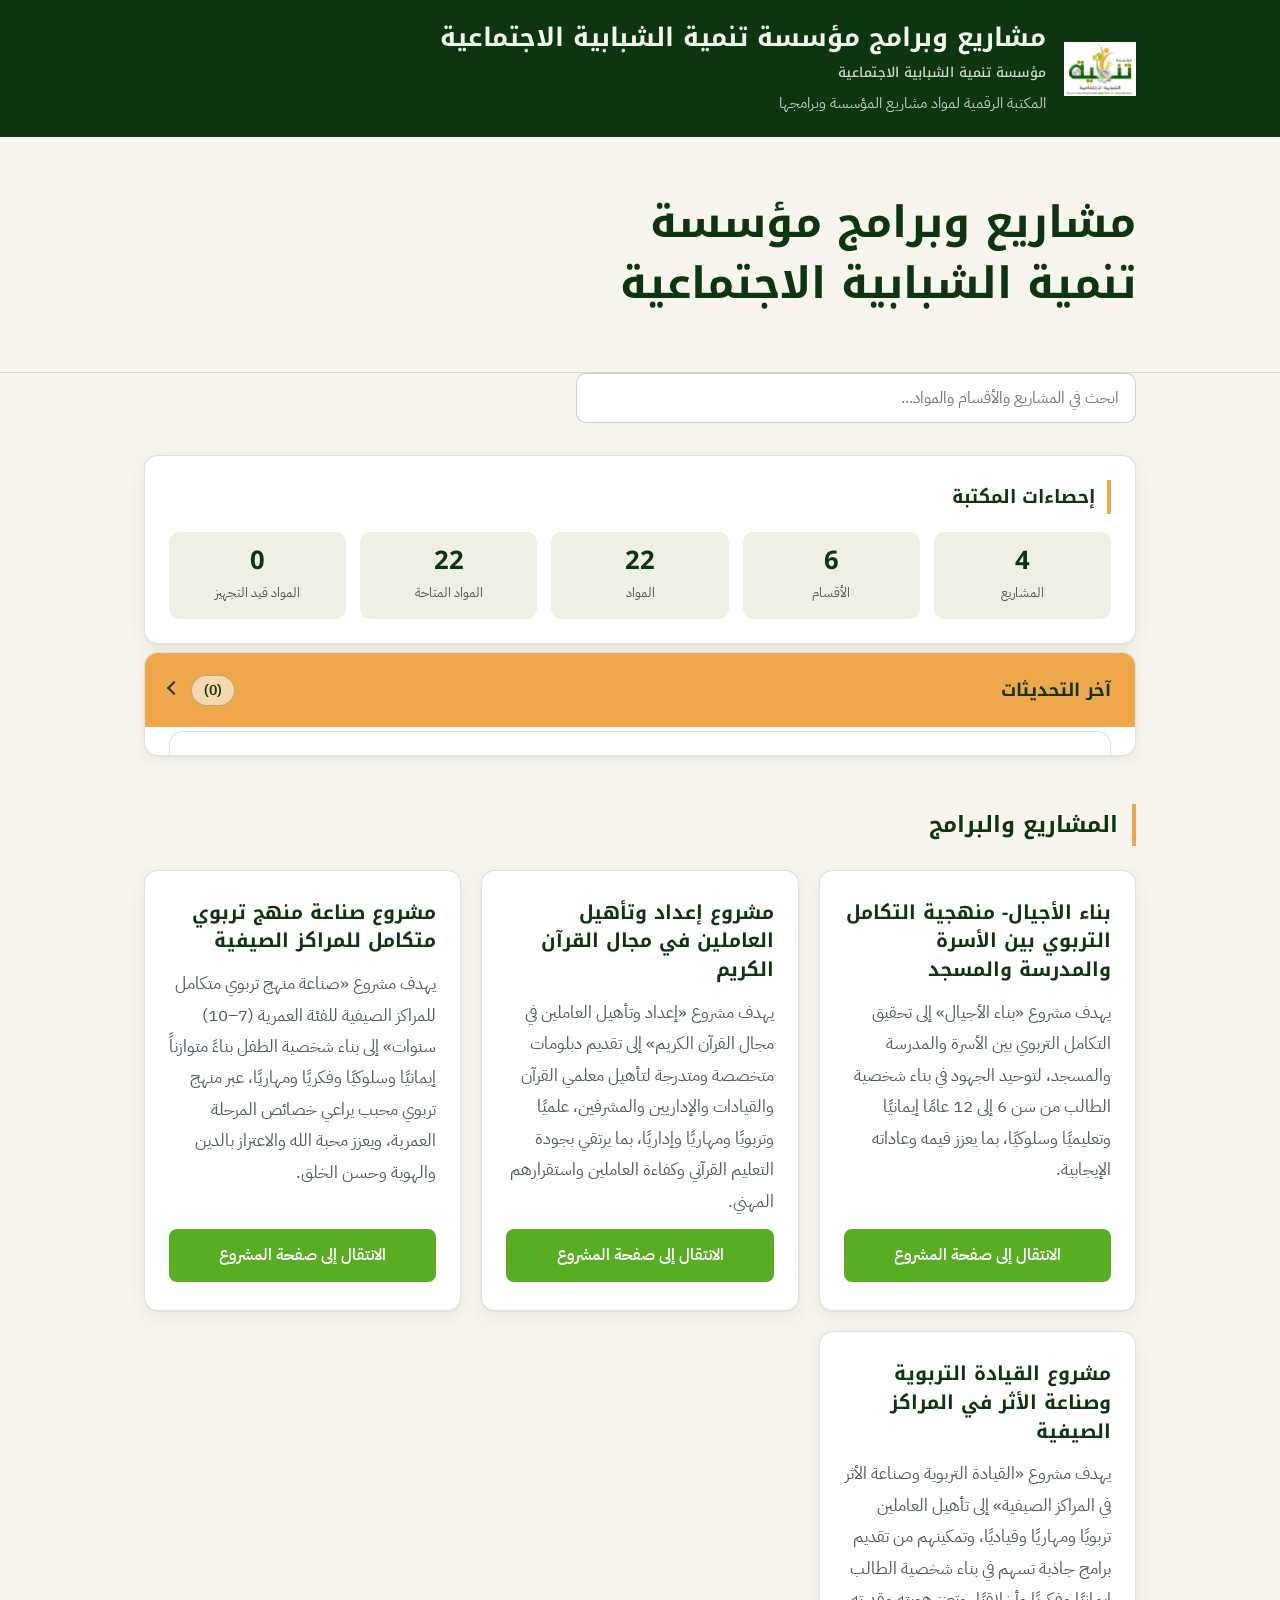
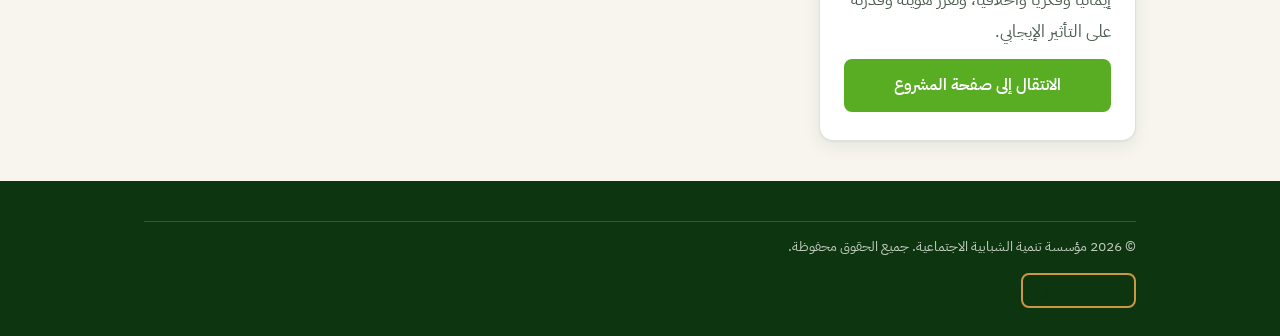
<file: index.html>
<!DOCTYPE html>
<html lang="ar" dir="rtl">
<head>
  <meta charset="UTF-8" />
  <meta name="viewport" content="width=device-width, initial-scale=1.0" />
  <title>مشاريع وبرامج مؤسسة تنمية الشبابية الاجتماعية</title>
  <meta
    name="description"
    content="مشاريع وبرامج مؤسسة تنمية الشبابية الاجتماعية، ومكتبتها الرقمية لمواد كل مشروع، مع روابط تنزيل مباشرة لملفاتها المستضافة على Internet Archive."
  />
  <link rel="preconnect" href="https://fonts.googleapis.com" />
  <link rel="preconnect" href="https://fonts.gstatic.com" crossorigin />
  <link
    href="https://fonts.googleapis.com/css2?family=Noto+Kufi+Arabic:wght@400;500;700&family=IBM+Plex+Sans+Arabic:wght@400;500;600;700&display=swap"
    rel="stylesheet"
  />
  <link rel="stylesheet" href="assets/css/style.css?v=1" />
</head>
<body>
  <header class="site-header">
    <div class="container">
      <div class="brand-logo">
        <img
          src="assets/images/institution-logo.png"
          alt="شعار المؤسسة"
          class="institution-logo"
          onerror="this.hidden=true; var f=document.getElementById('logoFallbackHome'); if (f) { f.style.display='flex'; }"
        />
        <span id="logoFallbackHome" class="logo-fallback" role="img" aria-label="مساحة محجوزة لشعار المؤسسة، لم يُرفع ملف الشعار بعد">شعار المؤسسة</span>
      </div>
      <div class="site-header-text">
        <p class="site-title">
          <a href="index.html">مشاريع وبرامج مؤسسة تنمية الشبابية الاجتماعية</a>
        </p>
        <p class="institution-name">مؤسسة تنمية الشبابية الاجتماعية</p>
        <p class="site-tagline">المكتبة الرقمية لمواد مشاريع المؤسسة وبرامجها</p>
      </div>
    </div>
  </header>

  <section class="hero">
    <div class="container">
      <h1>مشاريع وبرامج مؤسسة تنمية الشبابية الاجتماعية</h1>
    </div>
  </section>

  <section class="site-search-section">
    <div class="container">
      <div class="site-search" id="site-search">
        <label for="site-search-input" class="visually-hidden">البحث في الموقع</label>
        <input
          type="text"
          id="site-search-input"
          class="site-search-input"
          placeholder="ابحث في المشاريع والأقسام والمواد..."
          autocomplete="off"
          spellcheck="false"
          role="combobox"
          aria-expanded="false"
          aria-haspopup="listbox"
          aria-controls="site-search-results"
          aria-autocomplete="list"
        />
        <div
          class="site-search-results"
          id="site-search-results"
          role="listbox"
          aria-label="نتائج البحث"
          hidden
        ></div>
      </div>
    </div>
  </section>

  <section class="library-stats-section">
    <div class="container">
      <div class="stats-card" id="library-stats" aria-live="polite"></div>
    </div>
  </section>

  <section class="recent-updates-section">
    <div class="container">
      <div id="recent-updates"></div>
    </div>
  </section>

  <section>
    <div class="container">
      <h2 class="section-heading">المشاريع والبرامج</h2>
      <div id="featured-projects"></div>
    </div>
  </section>

  <footer class="site-footer">
    <div class="container">
      <p class="footer-copyright">
        © <span class="current-year"></span> مؤسسة تنمية الشبابية الاجتماعية. جميع الحقوق محفوظة.
      </p>
    </div>
  </footer>

  <script src="data/materials.js?v=1"></script>
  <script src="assets/js/app.js?v=1"></script>
  <script src="assets/js/site-refresh.js?v=1"></script>
</body>
</html>
</file>
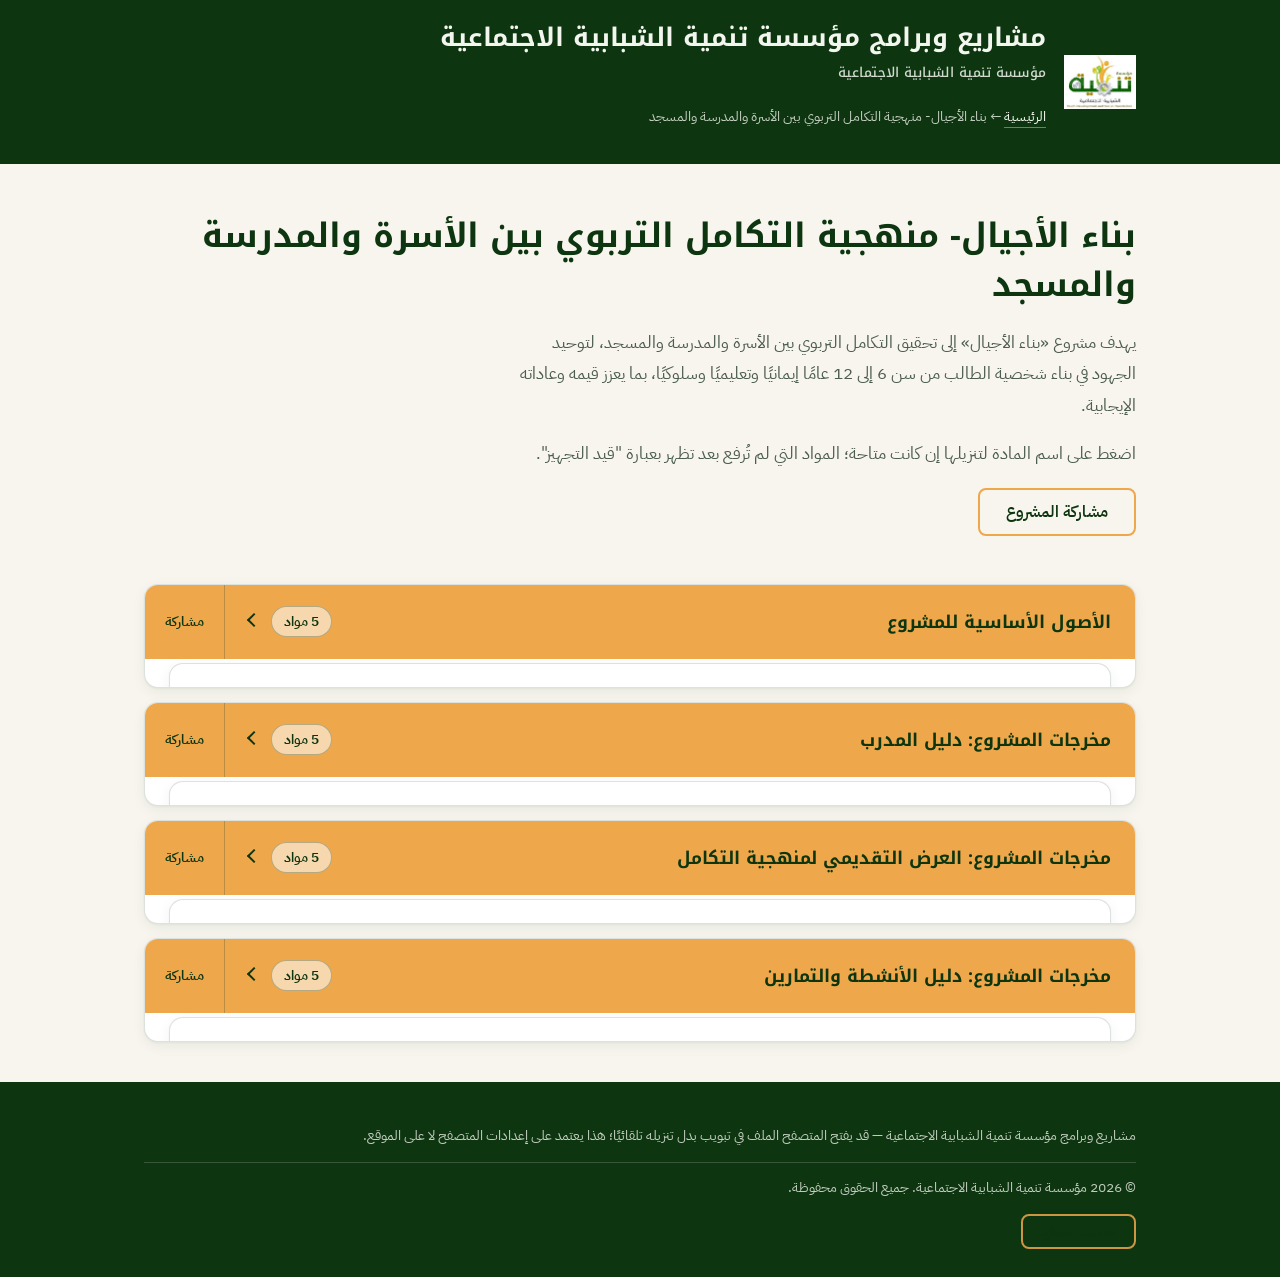
<file: projects/bina-al-ajyal.html>
<!DOCTYPE html>
<html lang="ar" dir="rtl">
<head>
  <meta charset="UTF-8" />
  <meta name="viewport" content="width=device-width, initial-scale=1.0" />
  <title>بناء الأجيال- منهجية التكامل التربوي بين الأسرة والمدرسة والمسجد — مشاريع وبرامج مؤسسة تنمية الشبابية الاجتماعية</title>
  <meta
    name="description"
    content="بناء الأجيال- منهجية التكامل التربوي بين الأسرة والمدرسة والمسجد، أحد مشاريع مشاريع وبرامج مؤسسة تنمية الشبابية الاجتماعية. يهدف مشروع «بناء الأجيال» إلى تحقيق التكامل التربوي بين الأسرة والمدرسة والمسجد، لتوحيد الجهود في بناء شخصية الطالب من سن 6 إلى 12 عامًا إيمانيًا وتعليميًا وسلوكيًا، بما يعزز قيمه وعاداته الإيجابية."
  />
  <link rel="preconnect" href="https://fonts.googleapis.com" />
  <link rel="preconnect" href="https://fonts.gstatic.com" crossorigin />
  <link
    href="https://fonts.googleapis.com/css2?family=Noto+Kufi+Arabic:wght@400;500;700&family=IBM+Plex+Sans+Arabic:wght@400;500;600;700&display=swap"
    rel="stylesheet"
  />
  <link rel="stylesheet" href="../assets/css/style.css?v=1" />
</head>
<body>
  <header class="site-header">
    <div class="container">
      <div class="brand-logo">
        <img
          src="../assets/images/institution-logo.png"
          alt="شعار المؤسسة"
          class="institution-logo"
          onerror="this.hidden=true; var f=document.getElementById('logoFallbackProject'); if (f) { f.style.display='flex'; }"
        />
        <span id="logoFallbackProject" class="logo-fallback" role="img" aria-label="مساحة محجوزة لشعار المؤسسة، لم يُرفع ملف الشعار بعد">شعار المؤسسة</span>
      </div>
      <div class="site-header-text">
        <p class="site-title">
          <a href="../index.html">مشاريع وبرامج مؤسسة تنمية الشبابية الاجتماعية</a>
        </p>
        <p class="institution-name">مؤسسة تنمية الشبابية الاجتماعية</p>
        <p class="breadcrumb"><a href="../index.html">الرئيسية</a> ← بناء الأجيال- منهجية التكامل التربوي بين الأسرة والمدرسة والمسجد</p>
      </div>
    </div>
  </header>

  <section class="page-intro">
    <div class="container">
      <h1>بناء الأجيال- منهجية التكامل التربوي بين الأسرة والمدرسة والمسجد</h1>
      <p>يهدف مشروع «بناء الأجيال» إلى تحقيق التكامل التربوي بين الأسرة والمدرسة والمسجد، لتوحيد الجهود في بناء شخصية الطالب من سن 6 إلى 12 عامًا إيمانيًا وتعليميًا وسلوكيًا، بما يعزز قيمه وعاداته الإيجابية.</p>
      <p>اضغط على اسم المادة لتنزيلها إن كانت متاحة؛ المواد التي لم تُرفع بعد تظهر بعبارة "قيد التجهيز".</p>
    </div>
  </section>

  <section>
    <div class="container">
      <div id="material-list" data-project-slug="bina-al-ajyal"></div>
    </div>
  </section>

  <footer class="site-footer">
    <div class="container">
      <p>
        مشاريع وبرامج مؤسسة تنمية الشبابية الاجتماعية — قد يفتح المتصفح
        الملف في تبويب بدل تنزيله تلقائيًا؛ هذا يعتمد على إعدادات المتصفح
        لا على الموقع.
      </p>
      <p class="footer-copyright">
        © <span class="current-year"></span> مؤسسة تنمية الشبابية الاجتماعية. جميع الحقوق محفوظة.
      </p>
    </div>
  </footer>

  <script src="../data/materials.js?v=1"></script>
  <script src="../assets/js/app.js?v=1"></script>
  <script src="../assets/js/site-refresh.js?v=1"></script>
</body>
</html>
</file>
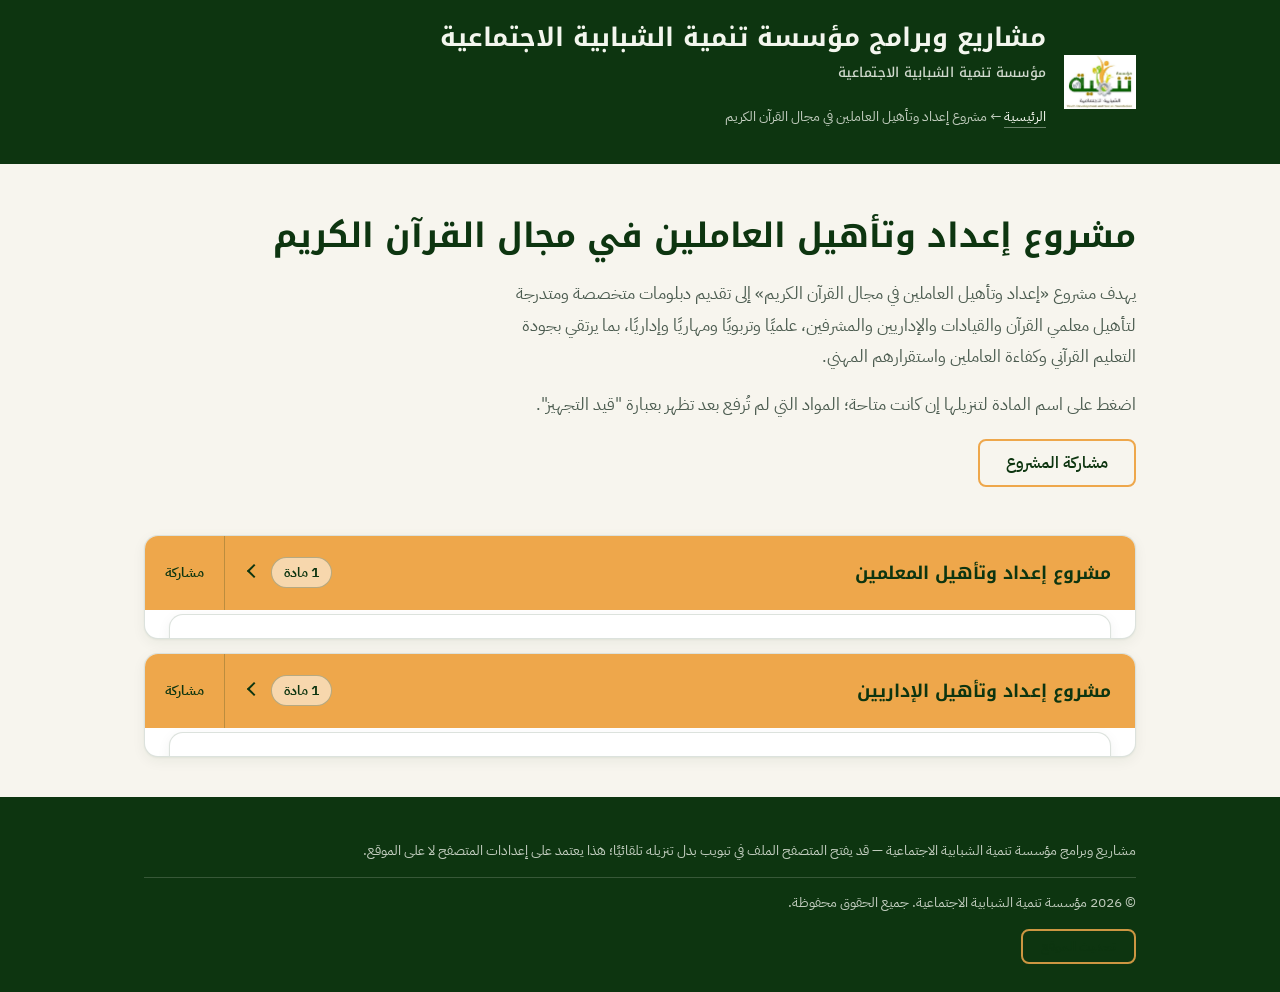
<file: projects/dublom.html>
<!DOCTYPE html>
<html lang="ar" dir="rtl">
<head>
  <meta charset="UTF-8" />
  <meta name="viewport" content="width=device-width, initial-scale=1.0" />
  <title>مشروع إعداد وتأهيل العاملين في مجال القرآن الكريم — مشاريع وبرامج مؤسسة تنمية الشبابية الاجتماعية</title>
  <meta
    name="description"
    content="مشروع إعداد وتأهيل العاملين في مجال القرآن الكريم، أحد مشاريع مشاريع وبرامج مؤسسة تنمية الشبابية الاجتماعية. يهدف مشروع «إعداد وتأهيل العاملين في مجال القرآن الكريم» إلى تقديم دبلومات متخصصة ومتدرجة لتأهيل معلمي القرآن والقيادات والإداريين والمشرفين، علميًا وتربويًا ومهاريًا وإداريًا، بما يرتقي بجودة التعليم القرآني وكفاءة العاملين واستقرارهم المهني."
  />
  <link rel="preconnect" href="https://fonts.googleapis.com" />
  <link rel="preconnect" href="https://fonts.gstatic.com" crossorigin />
  <link
    href="https://fonts.googleapis.com/css2?family=Noto+Kufi+Arabic:wght@400;500;700&family=IBM+Plex+Sans+Arabic:wght@400;500;600;700&display=swap"
    rel="stylesheet"
  />
  <link rel="stylesheet" href="../assets/css/style.css?v=1" />
</head>
<body>
  <header class="site-header">
    <div class="container">
      <div class="brand-logo">
        <img
          src="../assets/images/institution-logo.png"
          alt="شعار المؤسسة"
          class="institution-logo"
          onerror="this.hidden=true; var f=document.getElementById('logoFallbackProject'); if (f) { f.style.display='flex'; }"
        />
        <span id="logoFallbackProject" class="logo-fallback" role="img" aria-label="مساحة محجوزة لشعار المؤسسة، لم يُرفع ملف الشعار بعد">شعار المؤسسة</span>
      </div>
      <div class="site-header-text">
        <p class="site-title">
          <a href="../index.html">مشاريع وبرامج مؤسسة تنمية الشبابية الاجتماعية</a>
        </p>
        <p class="institution-name">مؤسسة تنمية الشبابية الاجتماعية</p>
        <p class="breadcrumb"><a href="../index.html">الرئيسية</a> ← مشروع إعداد وتأهيل العاملين في مجال القرآن الكريم</p>
      </div>
    </div>
  </header>

  <section class="page-intro">
    <div class="container">
      <h1>مشروع إعداد وتأهيل العاملين في مجال القرآن الكريم</h1>
      <p>يهدف مشروع «إعداد وتأهيل العاملين في مجال القرآن الكريم» إلى تقديم دبلومات متخصصة ومتدرجة لتأهيل معلمي القرآن والقيادات والإداريين والمشرفين، علميًا وتربويًا ومهاريًا وإداريًا، بما يرتقي بجودة التعليم القرآني وكفاءة العاملين واستقرارهم المهني.</p>
      <p>اضغط على اسم المادة لتنزيلها إن كانت متاحة؛ المواد التي لم تُرفع بعد تظهر بعبارة "قيد التجهيز".</p>
    </div>
  </section>

  <section>
    <div class="container">
      <div id="material-list" data-project-slug="dublom"></div>
    </div>
  </section>

  <footer class="site-footer">
    <div class="container">
      <p>
        مشاريع وبرامج مؤسسة تنمية الشبابية الاجتماعية — قد يفتح المتصفح
        الملف في تبويب بدل تنزيله تلقائيًا؛ هذا يعتمد على إعدادات المتصفح
        لا على الموقع.
      </p>
      <p class="footer-copyright">
        © <span class="current-year"></span> مؤسسة تنمية الشبابية الاجتماعية. جميع الحقوق محفوظة.
      </p>
    </div>
  </footer>

  <script src="../data/materials.js?v=1"></script>
  <script src="../assets/js/app.js?v=1"></script>
  <script src="../assets/js/site-refresh.js?v=1"></script>
</body>
</html>
</file>
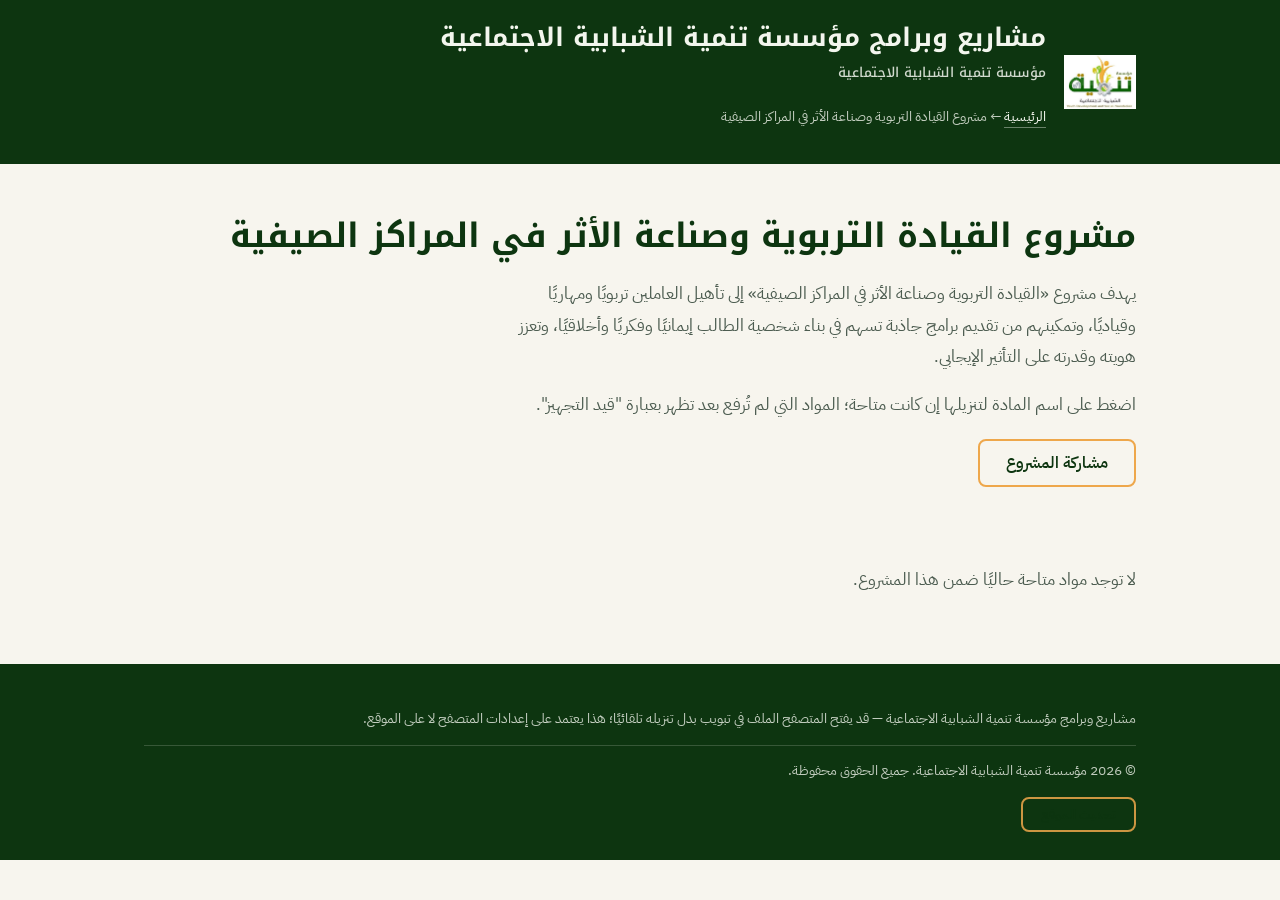
<file: projects/educational-leadership-impact-creation-summer-centers.html>
<!DOCTYPE html>
<html lang="ar" dir="rtl">
<head>
  <meta charset="UTF-8" />
  <meta name="viewport" content="width=device-width, initial-scale=1.0" />
  <title>مشروع القيادة التربوية وصناعة الأثر في المراكز الصيفية — مشاريع وبرامج مؤسسة تنمية الشبابية الاجتماعية</title>
  <meta
    name="description"
    content="مشروع القيادة التربوية وصناعة الأثر في المراكز الصيفية، أحد مشاريع مشاريع وبرامج مؤسسة تنمية الشبابية الاجتماعية. يهدف مشروع «القيادة التربوية وصناعة الأثر في المراكز الصيفية» إلى تأهيل العاملين تربويًا ومهاريًا وقياديًا، وتمكينهم من تقديم برامج جاذبة تسهم في بناء شخصية الطالب إيمانيًا وفكريًا وأخلاقيًا، وتعزز هويته وقدرته على التأثير الإيجابي."
  />
  <link rel="preconnect" href="https://fonts.googleapis.com" />
  <link rel="preconnect" href="https://fonts.gstatic.com" crossorigin />
  <link
    href="https://fonts.googleapis.com/css2?family=Noto+Kufi+Arabic:wght@400;500;700&family=IBM+Plex+Sans+Arabic:wght@400;500;600;700&display=swap"
    rel="stylesheet"
  />
  <link rel="stylesheet" href="../assets/css/style.css?v=1" />
</head>
<body>
  <header class="site-header">
    <div class="container">
      <div class="brand-logo">
        <img
          src="../assets/images/institution-logo.png"
          alt="شعار مشاريع وبرامج مؤسسة تنمية الشبابية الاجتماعية"
          class="institution-logo"
          onerror="this.hidden=true; var f=document.getElementById('logoFallbackProject'); if (f) { f.style.display='flex'; }"
        />
        <span id="logoFallbackProject" class="logo-fallback" role="img" aria-label="مساحة محجوزة لشعار المؤسسة، لم يُرفع ملف الشعار بعد">شعار المؤسسة</span>
      </div>
      <div class="site-header-text">
        <p class="site-title">
          <a href="../index.html">مشاريع وبرامج مؤسسة تنمية الشبابية الاجتماعية</a>
        </p>
        <p class="institution-name">مؤسسة تنمية الشبابية الاجتماعية</p>
        <p class="breadcrumb"><a href="../index.html">الرئيسية</a> ← مشروع القيادة التربوية وصناعة الأثر في المراكز الصيفية</p>
      </div>
    </div>
  </header>

  <section class="page-intro">
    <div class="container">
      <h1>مشروع القيادة التربوية وصناعة الأثر في المراكز الصيفية</h1>
      <p>يهدف مشروع «القيادة التربوية وصناعة الأثر في المراكز الصيفية» إلى تأهيل العاملين تربويًا ومهاريًا وقياديًا، وتمكينهم من تقديم برامج جاذبة تسهم في بناء شخصية الطالب إيمانيًا وفكريًا وأخلاقيًا، وتعزز هويته وقدرته على التأثير الإيجابي.</p>
      <p>اضغط على اسم المادة لتنزيلها إن كانت متاحة؛ المواد التي لم تُرفع بعد تظهر بعبارة "قيد التجهيز".</p>
    </div>
  </section>

  <section>
    <div class="container">
      <div id="material-list" data-project-slug="educational-leadership-impact-creation-summer-centers"></div>
    </div>
  </section>

  <footer class="site-footer">
    <div class="container">
      <p>
        مشاريع وبرامج مؤسسة تنمية الشبابية الاجتماعية — قد يفتح المتصفح
        الملف في تبويب بدل تنزيله تلقائيًا؛ هذا يعتمد على إعدادات المتصفح
        لا على الموقع.
      </p>
      <p class="footer-copyright">
        © <span class="current-year"></span> مؤسسة تنمية الشبابية الاجتماعية. جميع الحقوق محفوظة.
      </p>
    </div>
  </footer>

  <script src="../data/materials.js?v=1"></script>
  <script src="../assets/js/app.js?v=1"></script>
  <script src="../assets/js/site-refresh.js?v=1"></script>
</body>
</html>
</file>
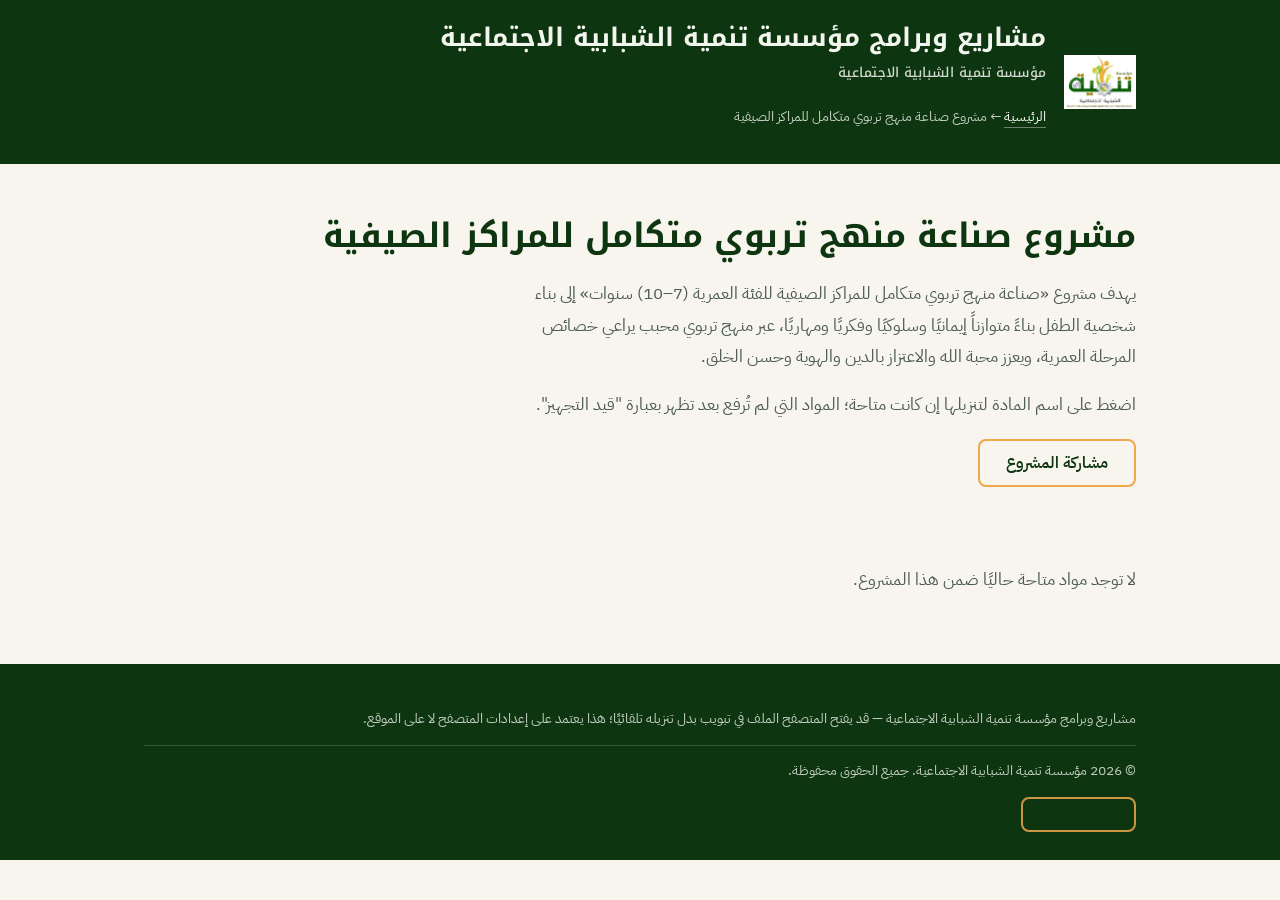
<file: projects/integrated-educational-curriculum-summer-centers-ages-7-10.html>
<!DOCTYPE html>
<html lang="ar" dir="rtl">
<head>
  <meta charset="UTF-8" />
  <meta name="viewport" content="width=device-width, initial-scale=1.0" />
  <title>مشروع صناعة منهج تربوي متكامل للمراكز الصيفية — مشاريع وبرامج مؤسسة تنمية الشبابية الاجتماعية</title>
  <meta
    name="description"
    content="مشروع صناعة منهج تربوي متكامل للمراكز الصيفية، أحد مشاريع مشاريع وبرامج مؤسسة تنمية الشبابية الاجتماعية. يهدف مشروع «صناعة منهج تربوي متكامل للمراكز الصيفية للفئة العمرية (7–10) سنوات» إلى بناء شخصية الطفل بناءً متوازناً إيمانيًا وسلوكيًا وفكريًا ومهاريًا، عبر منهج تربوي محبب يراعي خصائص المرحلة العمرية، ويعزز محبة الله والاعتزاز بالدين والهوية وحسن الخلق."
  />
  <link rel="preconnect" href="https://fonts.googleapis.com" />
  <link rel="preconnect" href="https://fonts.gstatic.com" crossorigin />
  <link
    href="https://fonts.googleapis.com/css2?family=Noto+Kufi+Arabic:wght@400;500;700&family=IBM+Plex+Sans+Arabic:wght@400;500;600;700&display=swap"
    rel="stylesheet"
  />
  <link rel="stylesheet" href="../assets/css/style.css?v=1" />
</head>
<body>
  <header class="site-header">
    <div class="container">
      <div class="brand-logo">
        <img
          src="../assets/images/institution-logo.png"
          alt="شعار المؤسسة"
          class="institution-logo"
          onerror="this.hidden=true; var f=document.getElementById('logoFallbackProject'); if (f) { f.style.display='flex'; }"
        />
        <span id="logoFallbackProject" class="logo-fallback" role="img" aria-label="مساحة محجوزة لشعار المؤسسة، لم يُرفع ملف الشعار بعد">شعار المؤسسة</span>
      </div>
      <div class="site-header-text">
        <p class="site-title">
          <a href="../index.html">مشاريع وبرامج مؤسسة تنمية الشبابية الاجتماعية</a>
        </p>
        <p class="institution-name">مؤسسة تنمية الشبابية الاجتماعية</p>
        <p class="breadcrumb"><a href="../index.html">الرئيسية</a> ← مشروع صناعة منهج تربوي متكامل للمراكز الصيفية</p>
      </div>
    </div>
  </header>

  <section class="page-intro">
    <div class="container">
      <h1>مشروع صناعة منهج تربوي متكامل للمراكز الصيفية</h1>
      <p>يهدف مشروع «صناعة منهج تربوي متكامل للمراكز الصيفية للفئة العمرية (7–10) سنوات» إلى بناء شخصية الطفل بناءً متوازناً إيمانيًا وسلوكيًا وفكريًا ومهاريًا، عبر منهج تربوي محبب يراعي خصائص المرحلة العمرية، ويعزز محبة الله والاعتزاز بالدين والهوية وحسن الخلق.</p>
      <p>اضغط على اسم المادة لتنزيلها إن كانت متاحة؛ المواد التي لم تُرفع بعد تظهر بعبارة "قيد التجهيز".</p>
    </div>
  </section>

  <section>
    <div class="container">
      <div id="material-list" data-project-slug="integrated-educational-curriculum-summer-centers-ages-7-10"></div>
    </div>
  </section>

  <footer class="site-footer">
    <div class="container">
      <p>
        مشاريع وبرامج مؤسسة تنمية الشبابية الاجتماعية — قد يفتح المتصفح
        الملف في تبويب بدل تنزيله تلقائيًا؛ هذا يعتمد على إعدادات المتصفح
        لا على الموقع.
      </p>
      <p class="footer-copyright">
        © <span class="current-year"></span> مؤسسة تنمية الشبابية الاجتماعية. جميع الحقوق محفوظة.
      </p>
    </div>
  </footer>

  <script src="../data/materials.js?v=1"></script>
  <script src="../assets/js/app.js?v=1"></script>
  <script src="../assets/js/site-refresh.js?v=1"></script>
</body>
</html>
</file>
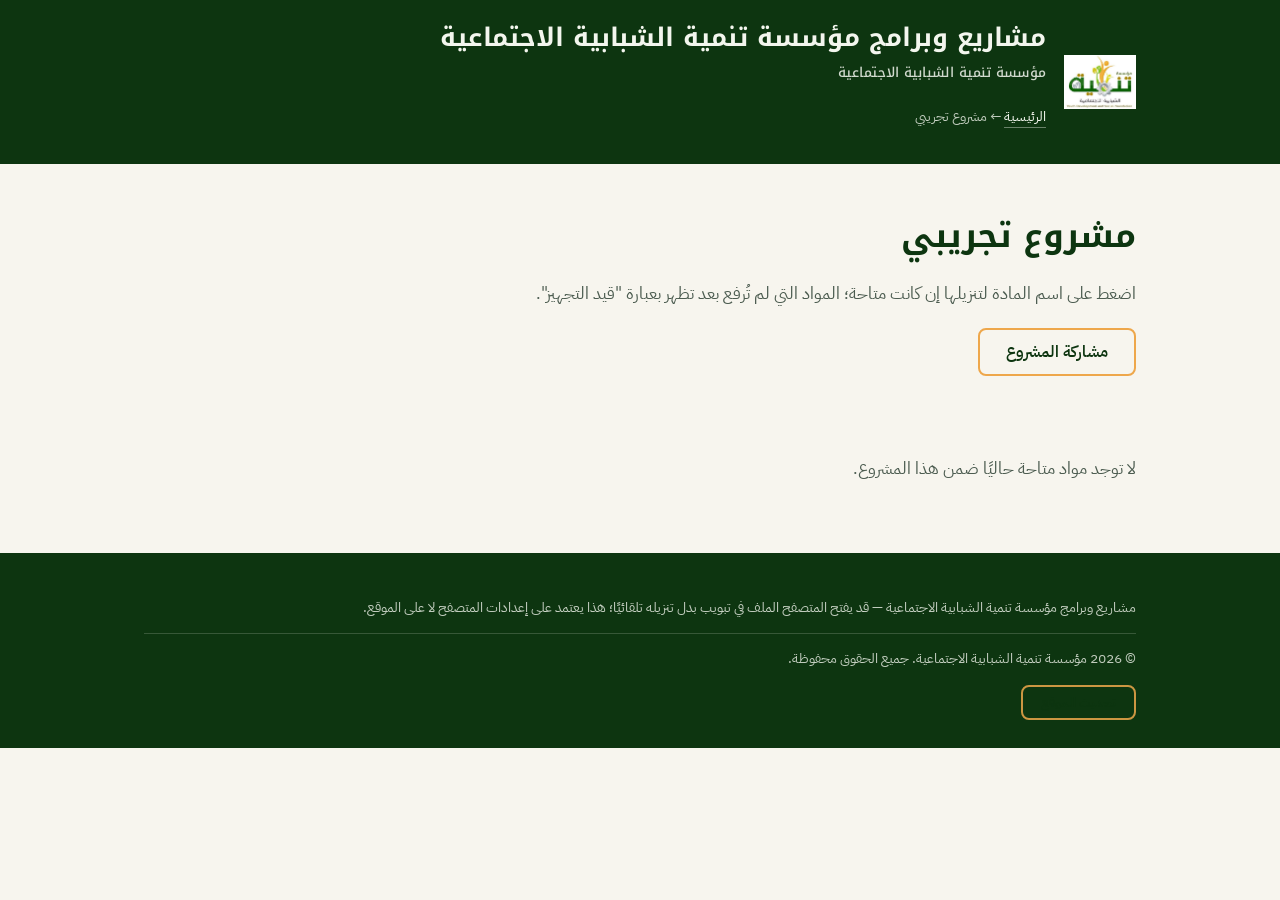
<file: projects/tgrybby.html>
<!DOCTYPE html>
<html lang="ar" dir="rtl">
<head>
  <meta charset="UTF-8" />
  <meta name="viewport" content="width=device-width, initial-scale=1.0" />
  <title>مشروع تجريبي — مشاريع وبرامج مؤسسة تنمية الشبابية الاجتماعية</title>
  <meta
    name="description"
    content="مشروع تجريبي، أحد مشاريع مشاريع وبرامج مؤسسة تنمية الشبابية الاجتماعية. "
  />
  <link rel="preconnect" href="https://fonts.googleapis.com" />
  <link rel="preconnect" href="https://fonts.gstatic.com" crossorigin />
  <link
    href="https://fonts.googleapis.com/css2?family=Noto+Kufi+Arabic:wght@400;500;700&family=IBM+Plex+Sans+Arabic:wght@400;500;600;700&display=swap"
    rel="stylesheet"
  />
  <link rel="stylesheet" href="../assets/css/style.css?v=1" />
</head>
<body>
  <header class="site-header">
    <div class="container">
      <div class="brand-logo">
        <img
          src="../assets/images/institution-logo.png"
          alt="شعار مشاريع وبرامج مؤسسة تنمية الشبابية الاجتماعية"
          class="institution-logo"
          onerror="this.hidden=true; var f=document.getElementById('logoFallbackProject'); if (f) { f.style.display='flex'; }"
        />
        <span id="logoFallbackProject" class="logo-fallback" role="img" aria-label="مساحة محجوزة لشعار المؤسسة، لم يُرفع ملف الشعار بعد">شعار المؤسسة</span>
      </div>
      <div class="site-header-text">
        <p class="site-title">
          <a href="../index.html">مشاريع وبرامج مؤسسة تنمية الشبابية الاجتماعية</a>
        </p>
        <p class="institution-name">مؤسسة تنمية الشبابية الاجتماعية</p>
        <p class="breadcrumb"><a href="../index.html">الرئيسية</a> ← مشروع تجريبي</p>
      </div>
    </div>
  </header>

  <section class="page-intro">
    <div class="container">
      <h1>مشروع تجريبي</h1>
      <p></p>
      <p>اضغط على اسم المادة لتنزيلها إن كانت متاحة؛ المواد التي لم تُرفع بعد تظهر بعبارة "قيد التجهيز".</p>
    </div>
  </section>

  <section>
    <div class="container">
      <div id="material-list" data-project-slug="tgrybby"></div>
    </div>
  </section>

  <footer class="site-footer">
    <div class="container">
      <p>
        مشاريع وبرامج مؤسسة تنمية الشبابية الاجتماعية — قد يفتح المتصفح
        الملف في تبويب بدل تنزيله تلقائيًا؛ هذا يعتمد على إعدادات المتصفح
        لا على الموقع.
      </p>
      <p class="footer-copyright">
        © <span class="current-year"></span> مؤسسة تنمية الشبابية الاجتماعية. جميع الحقوق محفوظة.
      </p>
    </div>
  </footer>

  <script src="../data/materials.js?v=1"></script>
  <script src="../assets/js/app.js?v=1"></script>
  <script src="../assets/js/site-refresh.js?v=1"></script>
</body>
</html>
</file>
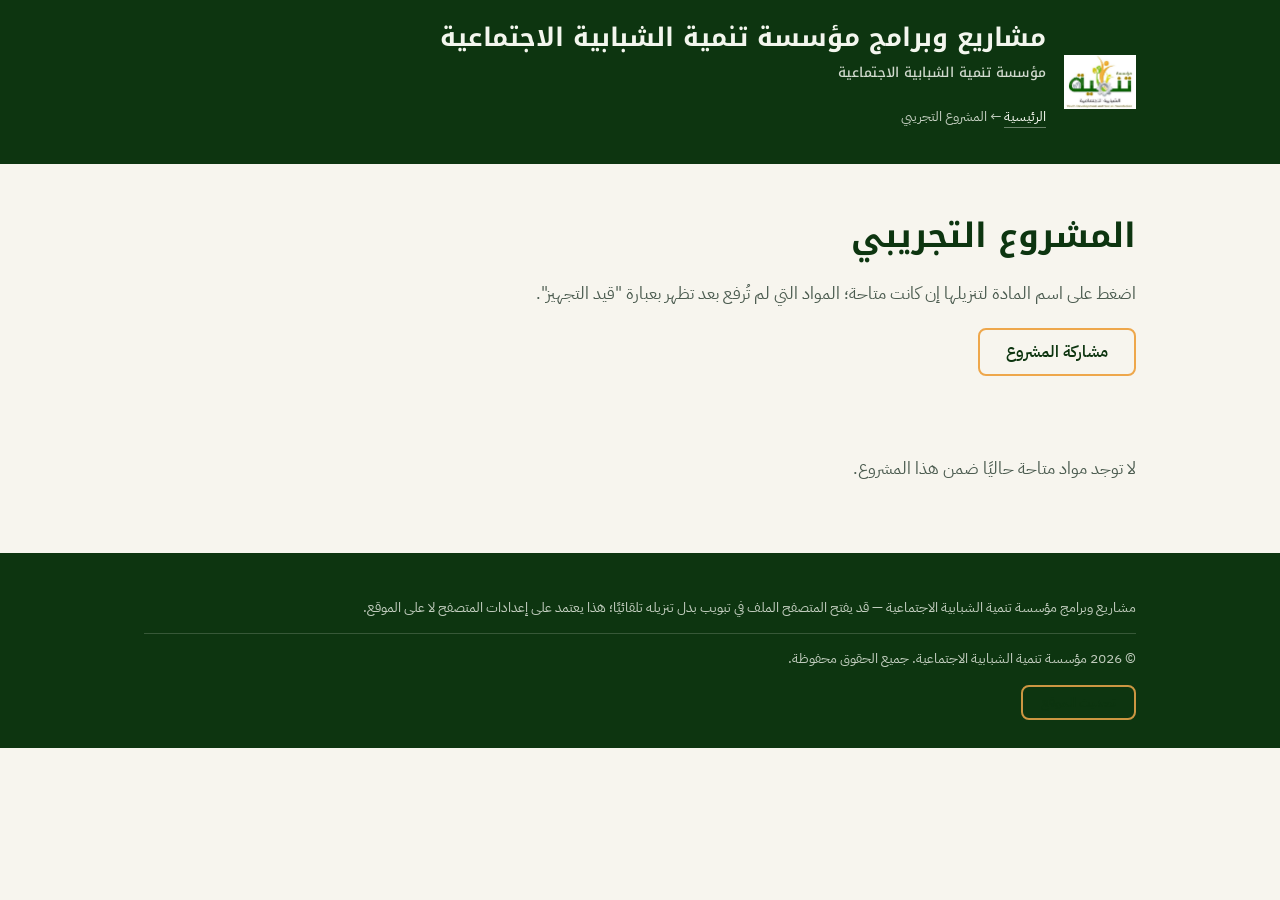
<file: projects/tgryby.html>
<!DOCTYPE html>
<html lang="ar" dir="rtl">
<head>
  <meta charset="UTF-8" />
  <meta name="viewport" content="width=device-width, initial-scale=1.0" />
  <title>المشروع التجريبي — مشاريع وبرامج مؤسسة تنمية الشبابية الاجتماعية</title>
  <meta
    name="description"
    content="المشروع التجريبي، أحد مشاريع مشاريع وبرامج مؤسسة تنمية الشبابية الاجتماعية. "
  />
  <link rel="preconnect" href="https://fonts.googleapis.com" />
  <link rel="preconnect" href="https://fonts.gstatic.com" crossorigin />
  <link
    href="https://fonts.googleapis.com/css2?family=Noto+Kufi+Arabic:wght@400;500;700&family=IBM+Plex+Sans+Arabic:wght@400;500;600;700&display=swap"
    rel="stylesheet"
  />
  <link rel="stylesheet" href="../assets/css/style.css?v=1" />
</head>
<body>
  <header class="site-header">
    <div class="container">
      <div class="brand-logo">
        <img
          src="../assets/images/institution-logo.png"
          alt="شعار مشاريع وبرامج مؤسسة تنمية الشبابية الاجتماعية"
          class="institution-logo"
          onerror="this.hidden=true; var f=document.getElementById('logoFallbackProject'); if (f) { f.style.display='flex'; }"
        />
        <span id="logoFallbackProject" class="logo-fallback" role="img" aria-label="مساحة محجوزة لشعار المؤسسة، لم يُرفع ملف الشعار بعد">شعار المؤسسة</span>
      </div>
      <div class="site-header-text">
        <p class="site-title">
          <a href="../index.html">مشاريع وبرامج مؤسسة تنمية الشبابية الاجتماعية</a>
        </p>
        <p class="institution-name">مؤسسة تنمية الشبابية الاجتماعية</p>
        <p class="breadcrumb"><a href="../index.html">الرئيسية</a> ← المشروع التجريبي</p>
      </div>
    </div>
  </header>

  <section class="page-intro">
    <div class="container">
      <h1>المشروع التجريبي</h1>
      <p></p>
      <p>اضغط على اسم المادة لتنزيلها إن كانت متاحة؛ المواد التي لم تُرفع بعد تظهر بعبارة "قيد التجهيز".</p>
    </div>
  </section>

  <section>
    <div class="container">
      <div id="material-list" data-project-slug="tgryby"></div>
    </div>
  </section>

  <footer class="site-footer">
    <div class="container">
      <p>
        مشاريع وبرامج مؤسسة تنمية الشبابية الاجتماعية — قد يفتح المتصفح
        الملف في تبويب بدل تنزيله تلقائيًا؛ هذا يعتمد على إعدادات المتصفح
        لا على الموقع.
      </p>
      <p class="footer-copyright">
        © <span class="current-year"></span> مؤسسة تنمية الشبابية الاجتماعية. جميع الحقوق محفوظة.
      </p>
    </div>
  </footer>

  <script src="../data/materials.js?v=1"></script>
  <script src="../assets/js/app.js?v=1"></script>
  <script src="../assets/js/site-refresh.js?v=1"></script>
</body>
</html>
</file>
<file: assets/css/style.css>
/*
  المكتبة الرقمية للمشاريع والمواد الخيرية
  ---------------------------------------------
  هوية بصرية رسمية: خلفية فاتحة هادئة، مع الأخضر الداكن جدًا للرأس
  والتذييل والعناوين الكبرى، ولمسات ذهبية ومتوسطة الخضرة للأزرار
  والتفاعل. بطاقات نظيفة بحواف ناعمة وظلال خفيفة، وخط عربي حديث
  واضح بدل خط الرقعة السابق.
*/

:root {
  /* ألوان الهوية الرسمية */
  --green-deep: #0d3510; /* أخضر داكن جدًا */
  --gold: #eea74b; /* ذهبي فاتح */
  --green-medium: #58ad23; /* أخضر متوسط */
  --olive-yellow-light: #c2c947; /* أصفر زيتوني فاتح */
  --green-dark: #144b14; /* أخضر داكن */
  --green-black: #0e340f; /* أخضر أسود */
  --olive-yellow: #b9b13b; /* أصفر زيتوني */
  --green-herb: #5aae24; /* أخضر عشبي */
  --olive-copper: #956e2b; /* نحاسي زيتوني داكن */
  --lemon-light: #bfc847; /* أصفر ليموني فاتح */
  --blue-gray: #7f97a1; /* رمادي مزرق */

  /* أدوار نصية ومساحية مبنية على الهوية أعلاه */
  --ink: #16241a;
  --ink-soft: #4c5c50;
  --bg: #f7f5ee;
  --panel: #ffffff;
  --panel-alt: #f0efe6;
  --line: rgba(13, 53, 16, 0.14);
  --line-strong: rgba(13, 53, 16, 0.22);
  --paper-text-max-width: 62ch;

  --font-display: "Noto Kufi Arabic", "Tahoma", sans-serif;
  --font-body: "IBM Plex Sans Arabic", "Tahoma", sans-serif;
}

* {
  box-sizing: border-box;
}

html {
  scroll-behavior: smooth;
}

body {
  margin: 0;
  background: var(--bg);
  color: var(--ink);
  font-family: var(--font-body);
  font-size: 17px;
  line-height: 1.85;
  -webkit-font-smoothing: antialiased;
  overflow-x: hidden;
}

h1,
h2,
h3 {
  overflow-wrap: break-word;
  word-break: break-word;
}

img {
  max-width: 100%;
  display: block;
}

a {
  color: var(--green-dark);
}

:focus-visible {
  outline: 3px solid var(--gold);
  outline-offset: 3px;
  border-radius: 2px;
}

@media (prefers-reduced-motion: reduce) {
  html {
    scroll-behavior: auto;
  }
  * {
    animation-duration: 0.001ms !important;
    transition-duration: 0.001ms !important;
  }
}

.container {
  width: 100%;
  max-width: 1040px;
  margin-inline: auto;
  padding-inline: 24px;
}

/* ===== رأس الصفحة ===== */

.site-header {
  background: var(--green-deep);
  color: #f3f6ee;
  padding-block: 20px;
}

.site-header .container {
  display: flex;
  align-items: center;
  justify-content: flex-start;
  gap: 18px;
  flex-wrap: wrap;
}

.site-header-text {
  display: flex;
  flex-direction: column;
  gap: 4px;
  min-width: 0;
}

/* حاوية شعار المؤسسة: حجم مرن بين حدّ أدنى وأقصى بواسطة clamp، حتى
   يتناسق الشعار مع حجم الشاشة دون أن يطغى على اسم الموقع. الشعار
   الحقيقي يُقرأ من assets/images/institution-logo.png (أو المسار
   النسبي المكافئ من داخل projects/). يمكن استبدال الشعار لاحقًا بوضع
   ملف آخر بنفس الاسم والمسار دون أي تعديل على الكود. */
.brand-logo {
  flex: 0 0 auto;
  width: clamp(48px, 12vw, 72px);
  height: clamp(48px, 12vw, 72px);
  display: flex;
  align-items: center;
  justify-content: center;
}

.institution-logo {
  width: 100%;
  height: 100%;
  object-fit: contain;
  max-width: 100%;
  max-height: 100%;
  border-radius: 8px;
}

/* عنصر احتياطي (fallback) يظهر فقط عبر JavaScript (onerror على الصورة)
   في حال تعذّر تحميل ملف الشعار من مساره المعتمد، حتى لا تظهر أيقونة
   صورة مكسورة للزائر. مخفي افتراضيًا بواسطة display: none. */
.logo-fallback {
  display: none;
  align-items: center;
  justify-content: center;
  width: 100%;
  height: 100%;
  text-align: center;
  border: 1.5px dashed rgba(243, 246, 238, 0.55);
  border-radius: 10px;
  color: rgba(243, 246, 238, 0.7);
  font-size: 0.7rem;
  line-height: 1.2;
  padding: 4px;
  background: rgba(243, 246, 238, 0.06);
}

.institution-name {
  margin: 0;
  font-family: var(--font-display);
  font-weight: 500;
  font-size: 0.85rem;
  color: rgba(243, 246, 238, 0.85);
}

.site-title {
  font-family: var(--font-display);
  font-weight: 700;
  font-size: clamp(1.05rem, 3.6vw, 1.6rem);
  line-height: 1.4;
  margin: 0;
  max-width: 46ch;
  overflow-wrap: break-word;
  word-break: break-word;
}

.site-title a {
  color: #f3f6ee;
  text-decoration: none;
}

.site-tagline {
  margin: 0;
  color: rgba(243, 246, 238, 0.78);
  font-size: 0.95rem;
}

.breadcrumb {
  font-size: 0.9rem;
  color: rgba(243, 246, 238, 0.78);
  overflow-wrap: break-word;
  word-break: break-word;
}

.breadcrumb a {
  color: #f3f6ee;
  text-decoration: none;
  border-bottom: 1px solid rgba(243, 246, 238, 0.4);
}

/* ===== البطل / المقدمة ===== */

.hero {
  padding-block: 56px 40px;
  border-bottom: 1px solid var(--line);
}

.hero h1 {
  font-family: var(--font-display);
  font-weight: 700;
  color: var(--green-deep);
  font-size: clamp(1.9rem, 4vw, 2.7rem);
  line-height: 1.4;
  max-width: 22ch;
  margin: 0 0 18px;
  overflow-wrap: break-word;
}

.hero p {
  max-width: var(--paper-text-max-width);
  color: var(--ink-soft);
  font-size: 1.05rem;
  margin: 0;
}

/* أداة مساعدة: إخفاء بصري مع بقاء العنصر متاحًا لقارئ الشاشة */
.visually-hidden {
  position: absolute;
  width: 1px;
  height: 1px;
  padding: 0;
  margin: -1px;
  overflow: hidden;
  clip: rect(0, 0, 0, 0);
  white-space: nowrap;
  border: 0;
}

/* ===== البحث الفوري (الصفحة الرئيسية) ===== */

.site-search-section {
  padding-block: 0 32px;
}

.site-search {
  position: relative;
  max-width: 560px;
}

.site-search-input {
  width: 100%;
  font-family: var(--font-body);
  font-size: 1rem;
  color: var(--ink);
  background: var(--panel);
  border: 1.5px solid var(--line-strong);
  border-radius: 10px;
  padding: 12px 16px;
}

.site-search-input:focus {
  outline: none;
  border-color: var(--green-medium);
  box-shadow: 0 0 0 3px rgba(88, 173, 35, 0.18);
}

.site-search-results {
  position: absolute;
  z-index: 20;
  inset-inline: 0;
  top: calc(100% + 8px);
  max-height: min(60vh, 420px);
  overflow-y: auto;
  overflow-x: hidden;
  background: var(--panel);
  border: 1px solid var(--line-strong);
  border-radius: 12px;
  box-shadow: 0 10px 30px rgba(13, 53, 16, 0.16);
  padding: 6px;
}

.search-result {
  display: block;
  width: 100%;
  padding: 10px 12px;
  border-radius: 8px;
  cursor: pointer;
}

.search-result:hover,
.search-result.is-active {
  background: var(--panel-alt);
}

.search-result-title {
  font-family: var(--font-display);
  font-weight: 700;
  color: var(--green-deep);
  font-size: 0.98rem;
  overflow-wrap: break-word;
  word-break: break-word;
}

.search-result-meta {
  display: flex;
  gap: 10px;
  flex-wrap: wrap;
  font-size: 0.8rem;
  color: var(--olive-copper);
  margin-top: 3px;
}

.search-result-type {
  font-weight: 600;
  color: var(--green-medium);
}

.search-result-desc {
  margin: 4px 0 0;
  font-size: 0.85rem;
  color: var(--ink-soft);
  overflow-wrap: break-word;
  word-break: break-word;
}

.search-match {
  background: rgba(238, 167, 75, 0.35);
  color: inherit;
  border-radius: 3px;
  padding: 0 1px;
}

.search-empty {
  margin: 0;
  padding: 12px;
  color: var(--ink-soft);
  font-size: 0.92rem;
  text-align: center;
}

.search-show-all {
  display: block;
  width: 100%;
  margin-top: 4px;
  padding: 10px 12px;
  background: transparent;
  border: none;
  border-top: 1px solid var(--line);
  color: var(--green-medium);
  font-family: var(--font-body);
  font-weight: 600;
  font-size: 0.9rem;
  cursor: pointer;
  border-radius: 0 0 8px 8px;
}

.search-show-all:hover {
  background: var(--panel-alt);
}

.page-intro {
  padding-block: 40px 8px;
}

.page-intro h1 {
  font-family: var(--font-display);
  font-weight: 700;
  color: var(--green-deep);
  font-size: clamp(1.5rem, 3.2vw, 2.1rem);
  line-height: 1.45;
  margin: 8px 0 14px;
  overflow-wrap: break-word;
  word-break: break-word;
}

.page-intro p {
  max-width: var(--paper-text-max-width);
  color: var(--ink-soft);
}

/* زر "مشاركة المشروع" في مقدمة صفحة المشروع */
.project-share-wrap {
  margin-top: 18px;
}

/* ===== قسم عام ===== */

section {
  padding-block: 40px;
}

.section-heading {
  font-family: var(--font-display);
  font-weight: 700;
  color: var(--green-deep);
  font-size: 1.4rem;
  margin: 0 0 24px;
  padding-inline-start: 14px;
  border-inline-start: 4px solid var(--gold);
}

/* ===== بطاقات المشاريع ===== */

#featured-projects {
  display: grid;
  grid-template-columns: repeat(auto-fill, minmax(260px, 1fr));
  gap: 20px;
}

.project-card {
  background: var(--panel);
  border: 1px solid var(--line);
  border-radius: 14px;
  box-shadow: 0 1px 2px rgba(13, 53, 16, 0.06), 0 6px 18px rgba(13, 53, 16, 0.07);
  padding: 28px 24px;
  display: flex;
  flex-direction: column;
  gap: 12px;
  transition: box-shadow 150ms ease, transform 150ms ease;
}

.project-card:hover {
  box-shadow: 0 2px 4px rgba(13, 53, 16, 0.08), 0 10px 24px rgba(13, 53, 16, 0.1);
  transform: translateY(-2px);
}

.project-card h2 {
  font-family: var(--font-display);
  font-weight: 700;
  color: var(--green-deep);
  font-size: 1.2rem;
  line-height: 1.5;
  margin: 0;
  overflow-wrap: break-word;
}

.project-card p {
  color: var(--ink-soft);
  margin: 0;
  flex-grow: 1;
}

/* ===== إحصاءات المكتبة ===== */

.library-stats-section {
  padding-block: 0 8px;
}

.stats-card {
  background: var(--panel);
  border: 1px solid var(--line);
  border-radius: 14px;
  box-shadow: 0 1px 2px rgba(13, 53, 16, 0.06), 0 6px 18px rgba(13, 53, 16, 0.07);
  padding: 24px;
}

.stats-card-title {
  font-family: var(--font-display);
  font-weight: 700;
  color: var(--green-deep);
  font-size: 1.15rem;
  margin: 0 0 18px;
  padding-inline-start: 12px;
  border-inline-start: 4px solid var(--gold);
}

.stats-grid {
  display: grid;
  grid-template-columns: repeat(auto-fit, minmax(96px, 1fr));
  gap: 14px;
  margin: 0;
}

.stat-item {
  display: flex;
  flex-direction: column;
  align-items: center;
  text-align: center;
  gap: 4px;
  padding: 14px 8px;
  background: var(--panel-alt);
  border-radius: 10px;
  min-width: 0;
}

.stat-value {
  font-family: var(--font-display);
  font-weight: 700;
  font-size: 1.6rem;
  line-height: 1.2;
  color: var(--green-deep);
  margin: 0;
}

.stat-label {
  font-size: 0.82rem;
  color: var(--ink-soft);
  margin: 0;
  overflow-wrap: break-word;
}

.stats-card--error {
  text-align: center;
}

.stats-error-message {
  margin: 0;
  color: var(--ink-soft);
  font-size: 0.95rem;
}

/* ===== آخر التحديثات ===== */

.recent-updates-section {
  padding-block: 0 8px;
}

/* قسم "آخر التحديثات" مبني كعنصر Accordion واحد بنفس أسلوب أقسام
   المشروع، لكن بلا حاوية .accordion الخارجية (عنصر واحد فقط)، ليبقى
   صغيرًا ومطويًا افتراضيًا فلا يغطي على قائمة المشاريع تحته. */
.recent-updates-accordion-item {
  margin: 0;
}

.recent-updates-list {
  display: flex;
  flex-direction: column;
  gap: 16px;
}

.recent-update-item {
  background: var(--panel);
  border: 1px solid var(--line);
  border-radius: 14px;
  box-shadow: 0 1px 2px rgba(13, 53, 16, 0.05), 0 4px 14px rgba(13, 53, 16, 0.06);
  padding: 20px 22px;
  display: flex;
  flex-direction: column;
  gap: 10px;
}

.recent-update-title {
  font-family: var(--font-display);
  font-weight: 700;
  color: var(--green-deep);
  font-size: 1.05rem;
  margin: 0;
}

.recent-update-meta {
  display: flex;
  gap: 16px;
  flex-wrap: wrap;
  font-size: 0.85rem;
  color: var(--olive-copper);
  margin: 0;
}

.recent-update-open-btn {
  align-self: flex-start;
}

.recent-updates-empty {
  margin: 0;
  color: var(--ink-soft);
  background: var(--panel);
  border: 1px solid var(--line);
  border-radius: 14px;
  padding: 20px 22px;
}

/* ===== قائمة المواد ===== */

#material-list {
  display: flex;
  flex-direction: column;
  gap: 20px;
}

.material-section {
  display: flex;
  flex-direction: column;
  gap: 20px;
}

/* تجميع ثابت (غير تفاعلي) حسب المسار داخل أقسام المخرجات */
.material-track {
  display: flex;
  flex-direction: column;
  gap: 14px;
}

.track-heading {
  font-family: var(--font-display);
  font-weight: 600;
  color: var(--olive-copper);
  font-size: 1rem;
  margin: 0;
  padding-inline-start: 10px;
  border-inline-start: 3px solid var(--olive-yellow-light);
}

.material-card {
  background: var(--panel);
  border: 1px solid var(--line);
  border-radius: 14px;
  box-shadow: 0 1px 2px rgba(13, 53, 16, 0.05), 0 4px 14px rgba(13, 53, 16, 0.06);
  padding: 26px 24px;
  scroll-margin-block: 24px;
}

/* إبراز مؤقت لبطاقة مادة عند الوصول إليها عبر رابط عميق من نتائج البحث
   (#material-<id>). لون ذهبي هادئ من الهوية الحالية، يتلاشى تلقائيًا
   بعد فترة قصيرة دون أي تدخل من JavaScript سوى إزالة الصنف لاحقًا. */
.material-card--highlighted {
  animation: material-card-highlight 2.5s ease-out;
}

@keyframes material-card-highlight {
  0% {
    box-shadow: 0 0 0 3px rgba(238, 167, 75, 0.85), 0 8px 26px rgba(13, 53, 16, 0.12);
    background: rgba(238, 167, 75, 0.14);
  }
  100% {
    box-shadow: 0 1px 2px rgba(13, 53, 16, 0.05), 0 4px 14px rgba(13, 53, 16, 0.06);
    background: var(--panel);
  }
}

.material-card-header {
  display: flex;
  align-items: flex-start;
  justify-content: space-between;
  gap: 10px;
  flex-wrap: wrap;
}

.material-card h3 {
  font-family: var(--font-display);
  font-weight: 700;
  color: var(--green-deep);
  font-size: 1.1rem;
  margin: 0 0 8px;
}

/* شارة "جديد": تعتمد فقط على updatedAt، بلون ذهبي هادئ من الهوية الحالية
   بدل الأخضر (لتمييزها بوضوح عن شارة "قيد التجهيز" الرمادية المزرقة). */
.new-badge {
  display: inline-block;
  flex-shrink: 0;
  font-size: 0.75rem;
  font-weight: 700;
  line-height: 1;
  padding: 4px 10px;
  border-radius: 999px;
  background: rgba(238, 167, 75, 0.18);
  color: var(--olive-copper);
  border: 1px solid rgba(238, 167, 75, 0.55);
  white-space: nowrap;
}

/* بطاقة مادة "قيد التجهيز": مظهر مخفّف واضح أنه بلا رابط فعّال، حتى لا
   تبدو البطاقة كأن التحميل متاح. */
.material-card--pending {
  background: var(--panel-alt);
  border-style: dashed;
  box-shadow: none;
}

.material-card--pending h3 {
  color: var(--ink-soft);
}

.status-badge {
  display: inline-block;
  font-size: 0.8rem;
  font-weight: 600;
  padding: 4px 12px;
  border-radius: 999px;
  margin-bottom: 10px;
}

.status-badge--pending {
  background: rgba(127, 151, 161, 0.16);
  color: var(--blue-gray);
  border: 1px solid rgba(127, 151, 161, 0.35);
}

.pending-note {
  font-size: 0.9rem;
  color: var(--ink-soft);
  margin: 0;
}

.material-card > p:not(.download-note) {
  color: var(--ink-soft);
  max-width: var(--paper-text-max-width);
  margin: 0 0 14px;
}

.material-meta {
  display: flex;
  gap: 18px;
  flex-wrap: wrap;
  font-size: 0.88rem;
  color: var(--olive-copper);
  margin-bottom: 16px;
}

.material-actions {
  display: flex;
  gap: 12px;
  flex-wrap: wrap;
  margin-bottom: 12px;
}

.download-note {
  font-size: 0.85rem;
  color: var(--ink-soft);
  max-width: var(--paper-text-max-width);
  margin: 0;
}

.empty-state {
  color: var(--ink-soft);
  padding-block: 12px;
}

.data-error-message {
  color: var(--ink-soft);
  padding-block: 12px;
}

/* ===== أقسام المشروع القابلة للطي (Accordion) ===== */

.accordion {
  display: flex;
  flex-direction: column;
  gap: 14px;
}

.accordion-item {
  background: var(--panel);
  border: 1px solid var(--line);
  border-radius: 14px;
  box-shadow: 0 1px 2px rgba(13, 53, 16, 0.05), 0 4px 14px rgba(13, 53, 16, 0.06);
  overflow: hidden;
}

.accordion-heading {
  margin: 0;
  display: flex;
  align-items: stretch;
  /* شريط القسم بلون الهوية الذهبي/البرتقالي بدل الأبيض، مع نص أخضر داكن
     لضمان تباين واضح وسهولة قراءة. اللون موجود على العنوان نفسه حتى
     يبقى الشريط متصلاً بصريًا بين زر فتح القسم وزر مشاركته. */
  background: var(--gold);
}

.accordion-trigger {
  flex: 1 1 auto;
  min-width: 0;
  display: flex;
  align-items: center;
  justify-content: space-between;
  gap: 16px;
  background: transparent;
  border: none;
  margin: 0;
  cursor: pointer;
  font-family: var(--font-display);
  font-weight: 700;
  color: var(--green-deep);
  font-size: 1.1rem;
  text-align: start;
  padding: 20px 24px;
  min-height: 44px;
  transition: background-color 120ms ease;
}

.accordion-trigger:hover {
  background: var(--olive-yellow);
}

.accordion-trigger:focus-visible {
  outline: 3px solid var(--green-deep);
  outline-offset: -3px;
}

.accordion-title {
  flex: 1 1 auto;
  overflow-wrap: break-word;
  word-break: break-word;
}

.accordion-meta {
  display: flex;
  align-items: center;
  gap: 12px;
  flex-shrink: 0;
}

.accordion-count {
  font-family: var(--font-body);
  font-weight: 600;
  font-size: 0.85rem;
  color: var(--green-deep);
  background: rgba(255, 255, 255, 0.55);
  border: 1px solid rgba(13, 53, 16, 0.28);
  border-radius: 999px;
  padding: 4px 12px;
  white-space: nowrap;
}

/* سهم بسيط مبني من حدود العنصر، يدور عند فتح القسم، بلا أي أيقونة خارجية */
.accordion-icon {
  width: 10px;
  height: 10px;
  flex-shrink: 0;
  border-inline-end: 2px solid var(--green-deep);
  border-block-end: 2px solid var(--green-deep);
  transform: rotate(45deg);
  margin-block-start: -4px;
  transition: transform 200ms ease;
}

.accordion-trigger[aria-expanded="true"] .accordion-icon {
  transform: rotate(225deg);
  margin-block-start: 4px;
}

/* زر "مشاركة القسم" — عنصر مستقل داخل عنوان القسم، بجانب زر فتح/إغلاق
   القسم لا داخله، بفاصل خفيف بينهما مع الحفاظ على لون شريط القسم نفسه. */
.accordion-share-btn {
  flex: 0 0 auto;
  align-self: stretch;
  display: flex;
  align-items: center;
  justify-content: center;
  background: transparent;
  border: none;
  border-inline-start: 1px solid rgba(13, 53, 16, 0.22);
  color: var(--green-deep);
  font-family: var(--font-body);
  font-weight: 600;
  font-size: 0.88rem;
  padding: 0 20px;
  min-height: 44px;
  white-space: nowrap;
  cursor: pointer;
  transition: background-color 120ms ease;
}

.accordion-share-btn:hover {
  background: var(--olive-yellow);
}

.accordion-share-btn:focus-visible {
  outline: 3px solid var(--green-deep);
  outline-offset: -3px;
}

/* انتقال سلس وبسيط لفتح/إغلاق منطقة المواد، بالاعتماد على grid بدل
   حساب ارتفاع بالجافاسكريبت، لتفادي أي قفزات في الصفحة. */
.accordion-panel {
  display: grid;
  grid-template-rows: 0fr;
  transition: grid-template-rows 220ms ease;
}

.accordion-panel.is-open {
  grid-template-rows: 1fr;
}

.accordion-panel-inner {
  overflow: hidden;
  padding: 4px 24px 24px;
}

.accordion-description {
  color: var(--ink-soft);
  max-width: var(--paper-text-max-width);
  margin: 0 0 16px;
}

@media (prefers-reduced-motion: reduce) {
  .accordion-panel {
    transition: none;
  }
  .accordion-icon {
    transition: none;
  }
}

/* ===== الأزرار ===== */

.btn {
  display: inline-flex;
  align-items: center;
  justify-content: center;
  min-height: 44px;
  padding: 10px 26px;
  border-radius: 8px;
  text-decoration: none;
  font-family: var(--font-body);
  font-weight: 600;
  font-size: 0.98rem;
  border: 2px solid transparent;
  transition: background-color 120ms ease, color 120ms ease, border-color 120ms ease;
}

.btn--primary {
  background: var(--green-medium);
  color: #ffffff;
  border-color: var(--green-medium);
}

.btn--primary:hover {
  background: var(--green-dark);
  border-color: var(--green-dark);
}

.btn--secondary {
  background: transparent;
  color: var(--green-deep);
  border-color: var(--gold);
}

.btn--secondary:hover {
  background: var(--gold);
  color: var(--green-deep);
}

/* ===== نافذة المشاركة البديلة ===== */

.share-modal-overlay {
  position: fixed;
  inset: 0;
  background: rgba(13, 53, 16, 0.45);
  display: flex;
  align-items: center;
  justify-content: center;
  padding: 20px;
  z-index: 1000;
}

.share-modal {
  background: var(--panel);
  border-radius: 14px;
  padding: 24px;
  max-width: 360px;
  width: 100%;
  box-shadow: 0 8px 30px rgba(13, 53, 16, 0.25);
}

.share-modal h3 {
  margin: 0 0 16px;
  color: var(--green-deep);
  font-family: var(--font-display);
  font-size: 1.1rem;
}

.share-modal-options {
  display: flex;
  flex-direction: column;
  gap: 10px;
  margin-bottom: 16px;
}

.share-modal-option {
  width: 100%;
}

.share-modal-close {
  width: 100%;
}

/* ===== تذييل الصفحة ===== */

.site-footer {
  background: var(--green-deep);
  color: rgba(243, 246, 238, 0.78);
  padding-block: 28px;
  font-size: 0.85rem;
}

.site-footer a {
  color: #f3f6ee;
}

.footer-copyright {
  margin: 12px 0 0;
  padding-top: 12px;
  border-top: 1px solid rgba(243, 246, 238, 0.18);
}

/* زر اختياري صغير لإعادة تحميل الصفحة يدويًا؛ منخفض البروز عمدًا لأنه
   ليس مطلوبًا في الاستخدام العادي (انظر assets/js/site-refresh.js). */
.site-refresh-btn {
  margin-top: 14px;
  min-height: 34px;
  padding: 6px 18px;
  font-size: 0.82rem;
  opacity: 0.85;
}

.site-refresh-btn:hover {
  opacity: 1;
}

/* ===== صفحة 404 ===== */

.not-found {
  padding-block: 90px;
  text-align: center;
}

.not-found h1 {
  font-family: var(--font-display);
  font-weight: 700;
  color: var(--green-deep);
  font-size: 2.2rem;
  margin: 0 0 14px;
}

.not-found p {
  color: var(--ink-soft);
  margin: 0 0 26px;
}

@media (max-width: 560px) {
  .hero {
    padding-block: 40px 28px;
  }
  section {
    padding-block: 28px;
  }
  .brand-logo {
    width: 44px;
    height: 44px;
  }
  .logo-fallback {
    font-size: 0.6rem;
  }
  .btn {
    width: 100%;
  }
  .material-actions {
    flex-direction: column;
  }
  .accordion-trigger {
    flex-wrap: wrap;
    row-gap: 10px;
    padding: 16px 18px;
    font-size: 1.02rem;
  }
  .accordion-meta {
    margin-inline-start: auto;
  }
  .accordion-panel-inner {
    padding: 4px 18px 20px;
  }
  .accordion-share-btn {
    padding: 0 14px;
    font-size: 0.82rem;
  }
}
</file>
